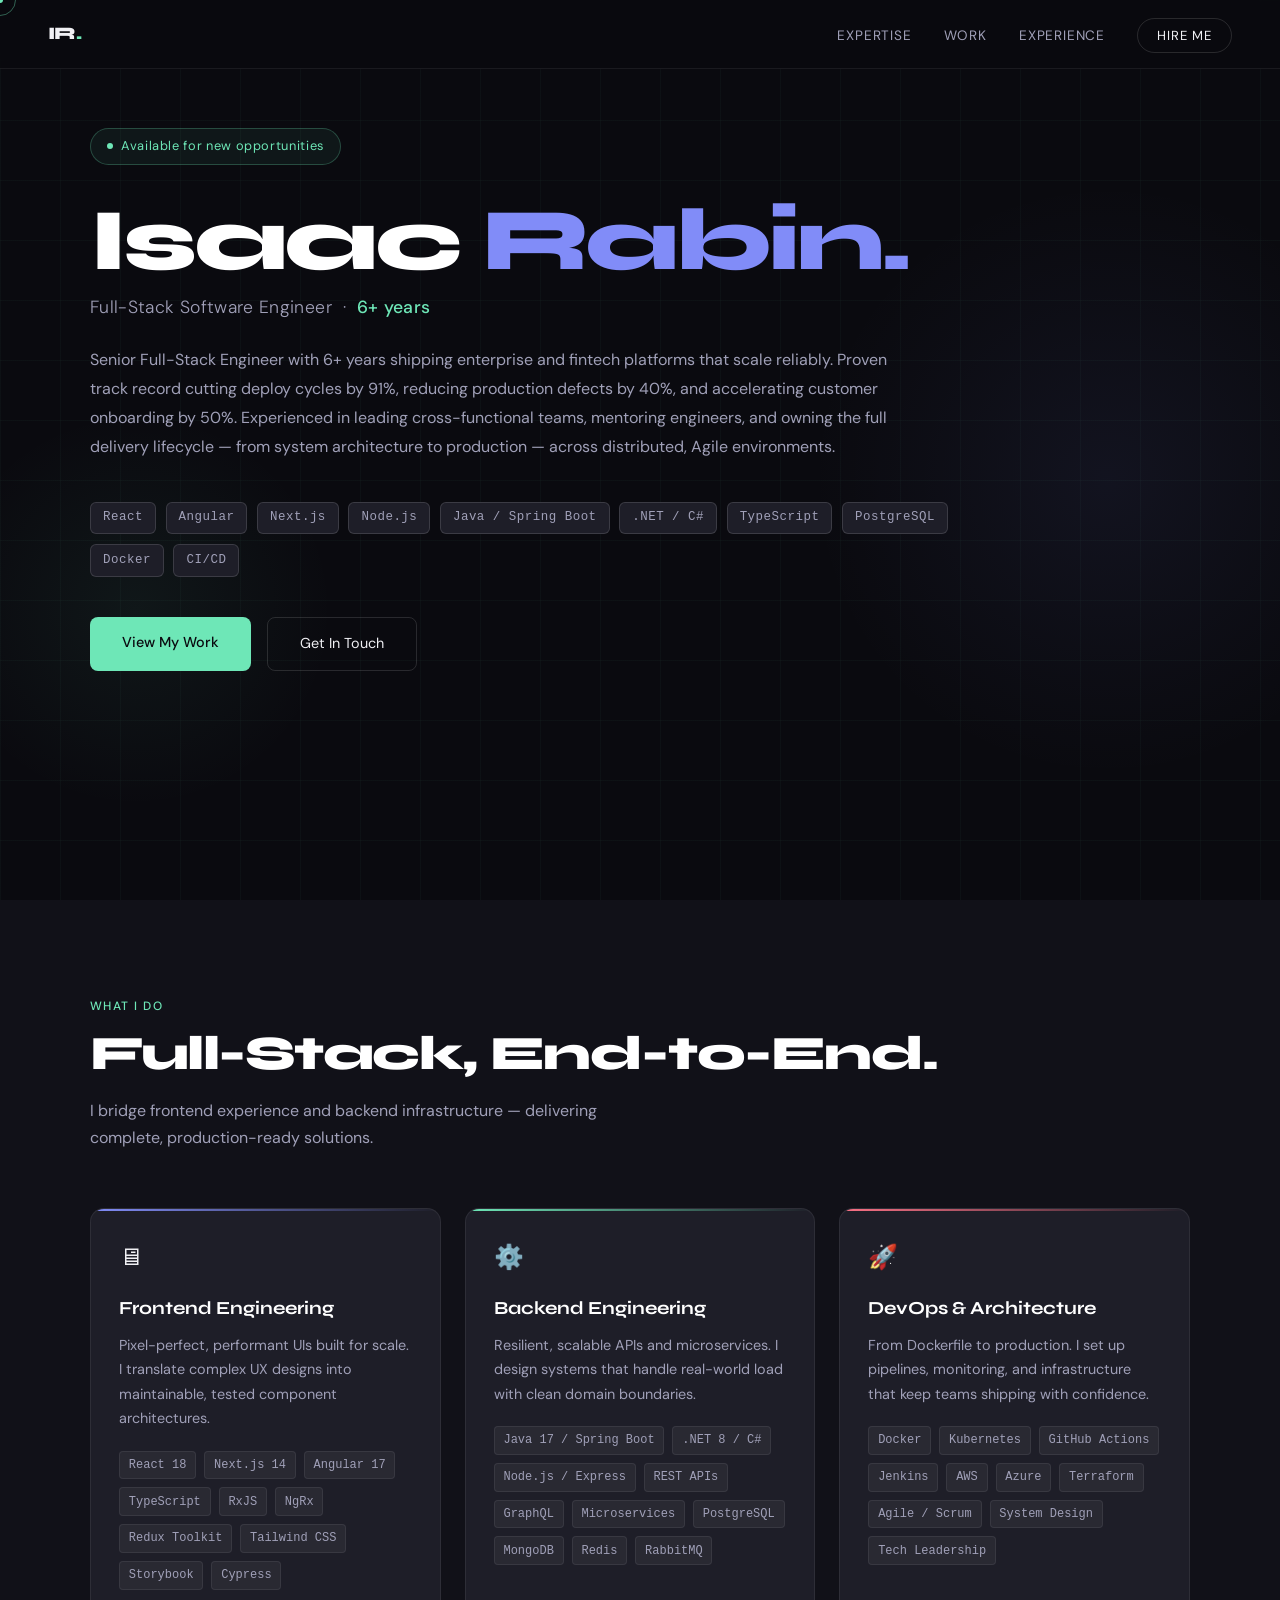
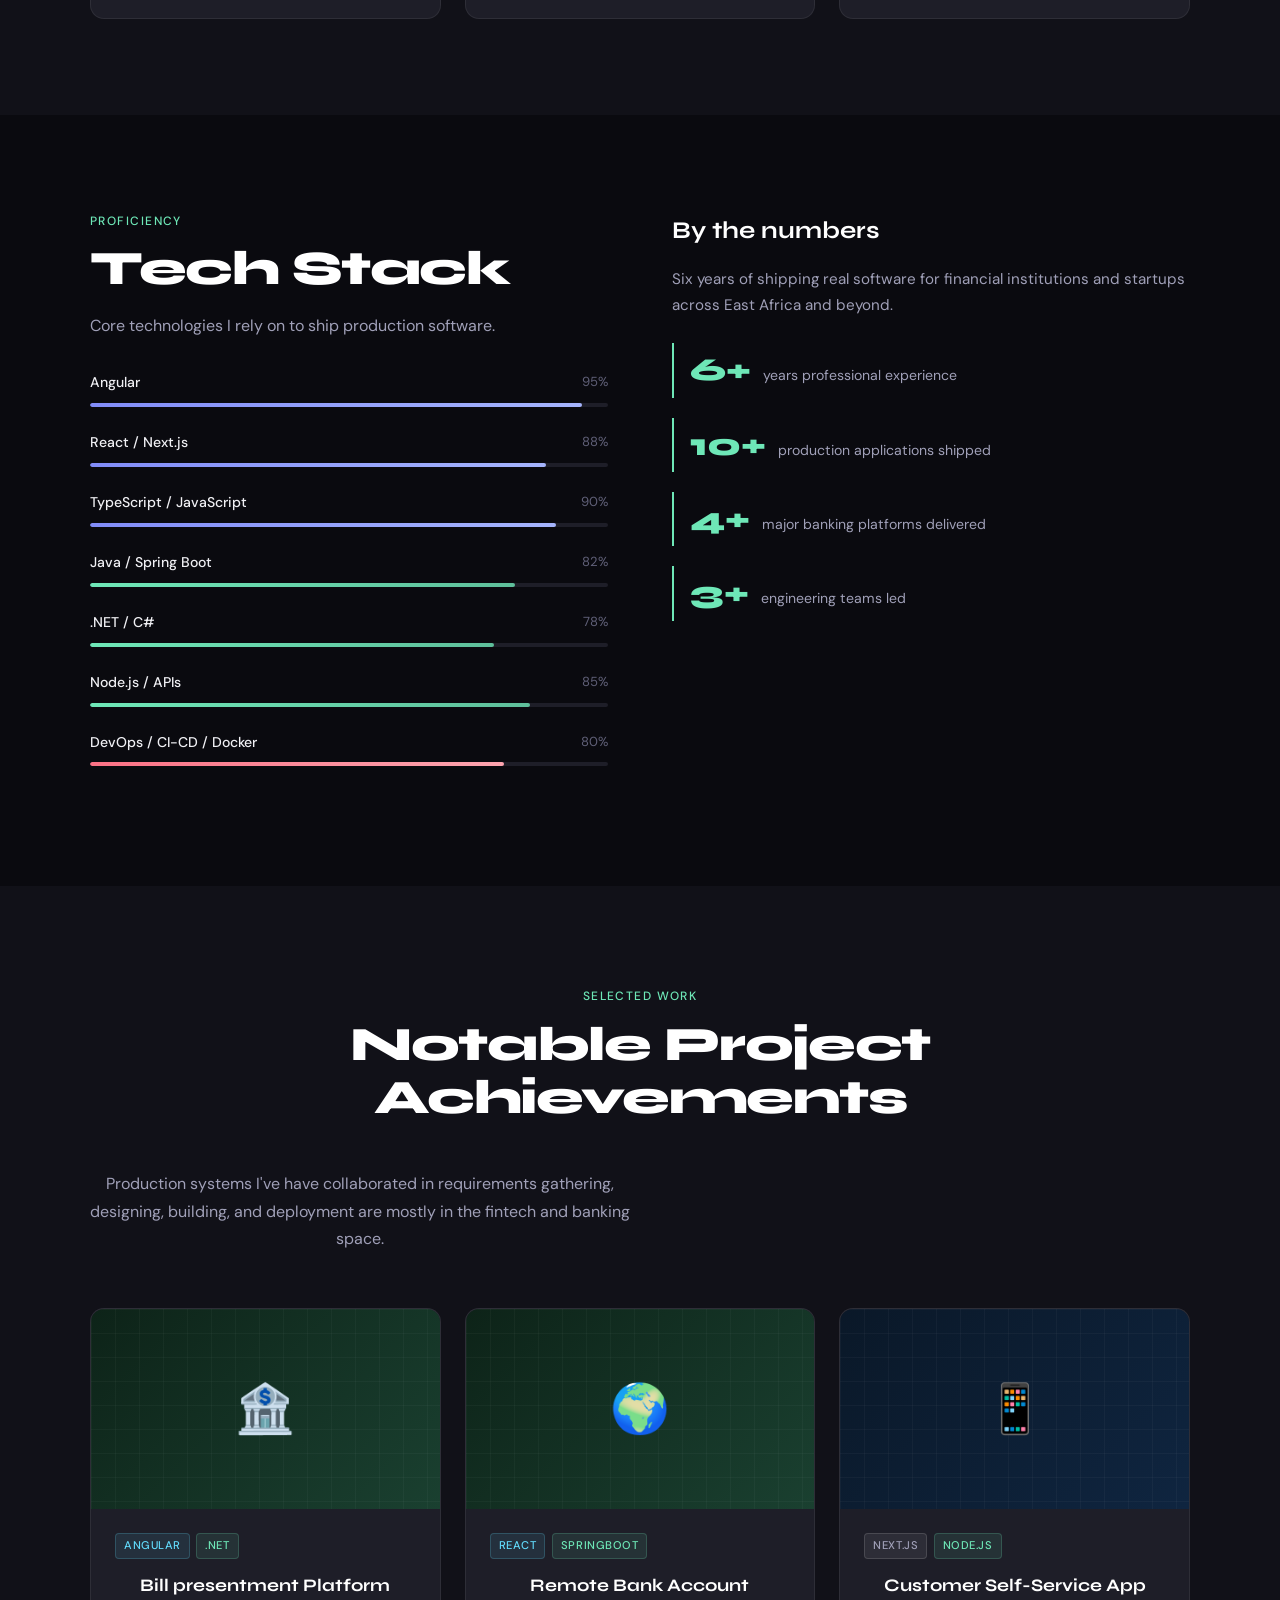
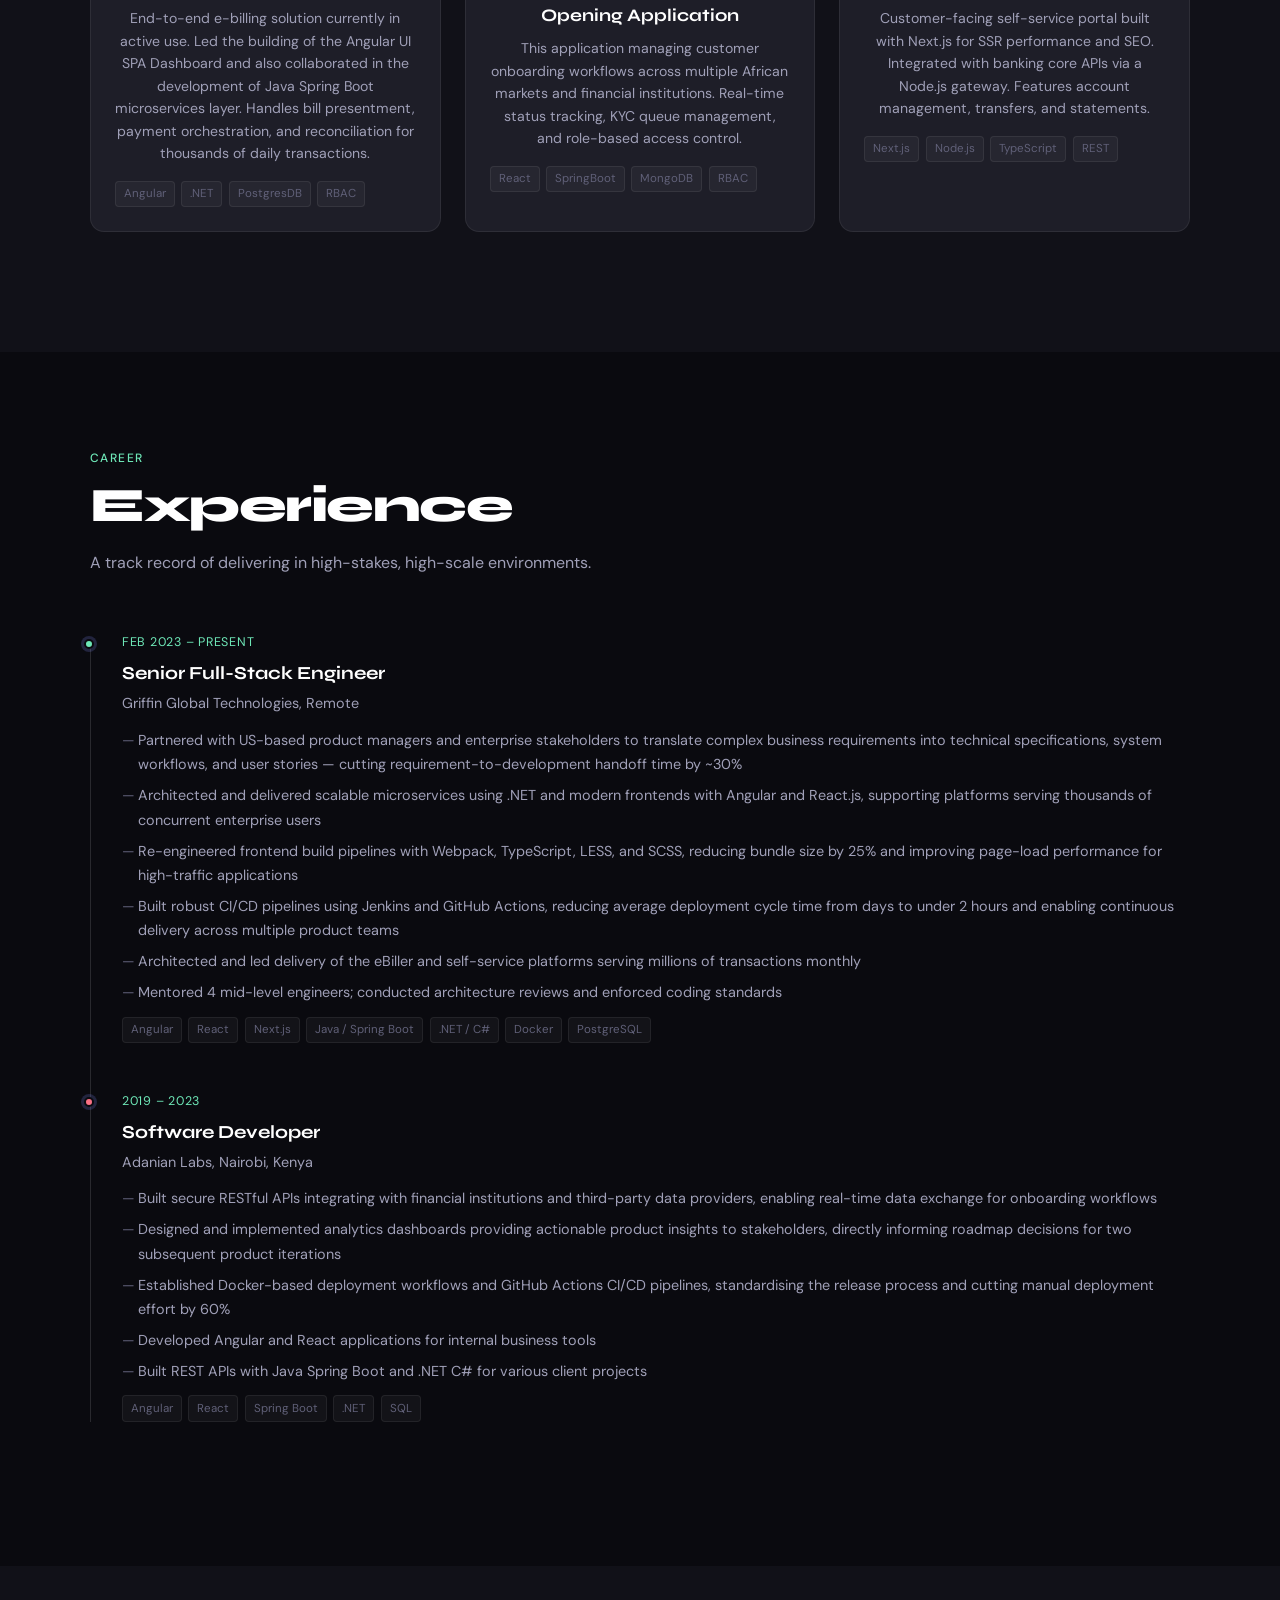
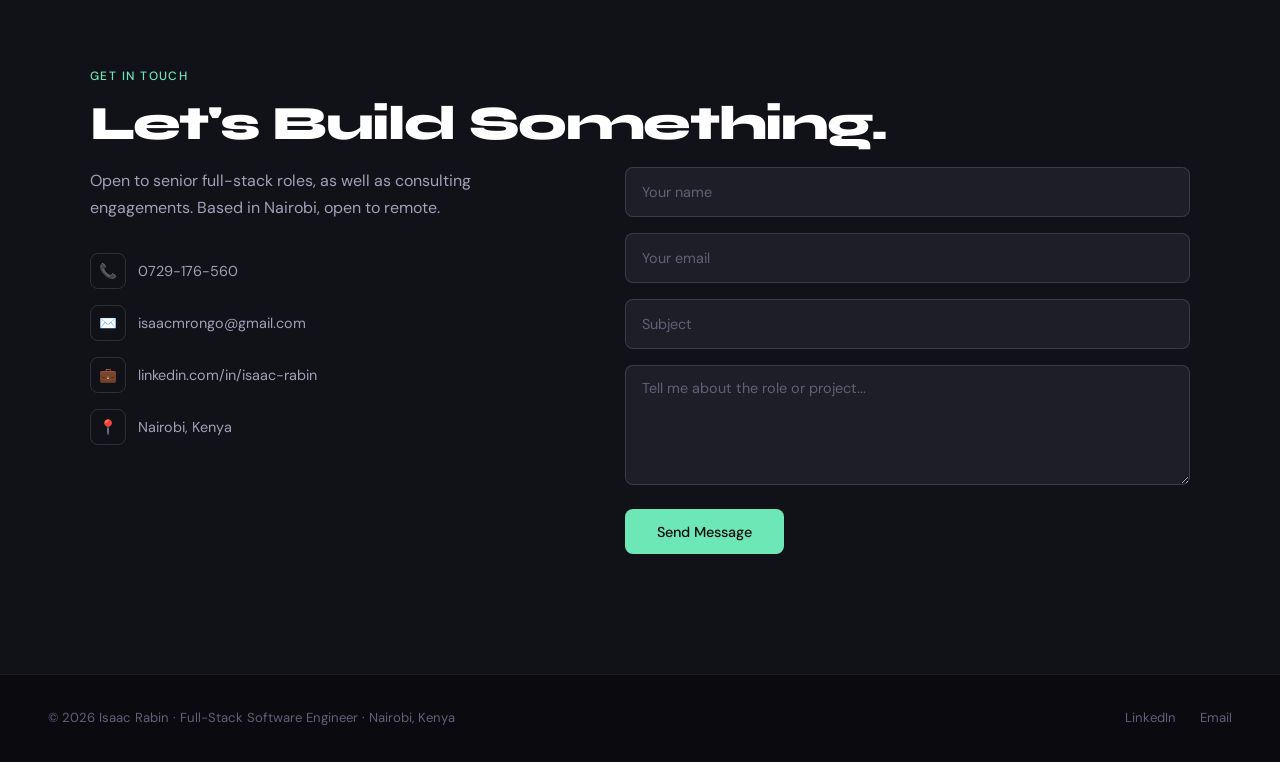
<file: index.html>
<!DOCTYPE html>
<html lang="en">
<head>
  <meta charset="utf-8">
  <title>Isaac Rabin | Full-Stack Engineer</title>
  <meta name="viewport" content="width=device-width, initial-scale=1">
  <meta name="description" content="Isaac Rabin — Full-Stack Software Engineer specializing in React, Angular, NextJs, Node.js, Java Spring Boot, and .NET C#">
  <link href="https://fonts.googleapis.com/css2?family=Syne:wght@400;700;800&family=DM+Sans:ital,wght@0,300;0,400;0,500;1,300&display=swap" rel="stylesheet">
  <link rel="stylesheet" href="css/animate.min.css">
  <link rel="stylesheet" href="css/templatemo-style.css">
  <style>
    *, *::before, *::after { box-sizing: border-box; margin: 0; padding: 0; }

    :root {
      --bg: #0a0a0f;
      --bg2: #111118;
      --bg3: #18181f;
      --surface: #1e1e28;
      --border: rgba(255,255,255,0.07);
      --border2: rgba(255,255,255,0.13);
      --accent: #6ee7b7;
      --accent2: #818cf8;
      --accent3: #fb7185;
      --text: #f0f0f4;
      --text2: #a0a0b8;
      --text3: #606078;
      --font-head: 'Syne', sans-serif;
      --font-body: 'DM Sans', sans-serif;
    }

    html { scroll-behavior: smooth; }

    body {
      background: var(--bg);
      color: var(--text);
      font-family: var(--font-body);
      font-size: 16px;
      line-height: 1.7;
      overflow-x: hidden;
    }

    /* ── NAV ── */
    nav {
      position: fixed; top: 0; left: 0; right: 0; z-index: 100;
      display: flex; align-items: center; justify-content: space-between;
      padding: 1.2rem 3rem;
      background: rgba(10,10,15,0.85);
      backdrop-filter: blur(12px);
      border-bottom: 1px solid var(--border);
      transition: padding 0.3s, background 0.3s;
    }
    nav.scrolled {
      padding: 0.75rem 3rem;
      background: rgba(10,10,15,0.97);
      border-bottom-color: var(--border2);
    }
    .nav-logo {
      font-family: var(--font-head);
      font-size: 1.1rem;
      font-weight: 800;
      letter-spacing: -0.03em;
      color: var(--text);
      text-decoration: none;
    }
    .nav-logo span { color: var(--accent); }
    nav ul { list-style: none; display: flex; gap: 2rem; }
    nav ul a {
      color: var(--text2);
      text-decoration: none;
      font-size: 0.85rem;
      letter-spacing: 0.06em;
      text-transform: uppercase;
      transition: color 0.2s;
      position: relative;
    }
    nav ul a::after {
      content: '';
      position: absolute; bottom: -4px; left: 0; right: 0;
      height: 1px; background: var(--accent);
      transform: scaleX(0); transform-origin: left;
      transition: transform 0.25s;
    }
    nav ul a:hover { color: var(--accent); }
    nav ul a:hover::after { transform: scaleX(1); }
    .nav-cta {
      background: transparent;
      border: 1px solid var(--border2);
      color: var(--text) !important;
      padding: 0.5rem 1.2rem;
      border-radius: 100px;
      font-size: 0.82rem !important;
      transition: border-color 0.2s, background 0.2s !important;
    }
    .nav-cta::after { display: none !important; }
    .nav-cta:hover { border-color: var(--accent) !important; background: rgba(110,231,183,0.08) !important; color: var(--accent) !important; }

    /* ── HERO ── */
    #hero {
      min-height: 100vh;
      padding: 8rem 3rem 4rem;
      position: relative;
      overflow: hidden;
    }
    .hero-grid-bg {
      position: absolute; inset: 0; pointer-events: none;
      background-image:
        linear-gradient(rgba(110,231,183,0.03) 1px, transparent 1px),
        linear-gradient(90deg, rgba(110,231,183,0.03) 1px, transparent 1px);
      background-size: 60px 60px;
    }
    .hero-glow {
      position: absolute; top: 20%; right: -10%;
      width: 600px; height: 600px; border-radius: 50%;
      background: radial-gradient(circle, rgba(129,140,248,0.07) 0%, transparent 70%);
      pointer-events: none;
      animation: floatGlow 8s ease-in-out infinite;
    }
    .hero-glow2 {
      position: absolute; bottom: 10%; left: -5%;
      width: 400px; height: 400px; border-radius: 50%;
      background: radial-gradient(circle, rgba(110,231,183,0.06) 0%, transparent 70%);
      pointer-events: none;
      animation: floatGlow 10s ease-in-out infinite reverse;
    }
    @keyframes floatGlow {
      0%, 100% { transform: translateY(0px) scale(1); }
      50% { transform: translateY(-30px) scale(1.05); }
    }
    .hero-inner { max-width: 900px; position: relative; z-index: 1; }
    .hero-badge {
      display: inline-flex; align-items: center; gap: 0.5rem;
      border: 1px solid rgba(110,231,183,0.25);
      background: rgba(110,231,183,0.06);
      border-radius: 100px;
      padding: 0.4rem 1rem;
      font-size: 0.8rem;
      color: var(--accent);
      letter-spacing: 0.05em;
      margin-bottom: 2rem;
    }
    .hero-badge::before {
      content: '';
      width: 6px; height: 6px; border-radius: 50%;
      background: var(--accent);
      animation: blink 2s infinite;
    }
    @keyframes blink { 0%,100%{opacity:1} 50%{opacity:0.3} }
    .hero-name {
      font-family: var(--font-head);
      font-size: clamp(3rem, 7vw, 5.5rem);
      font-weight: 800;
      line-height: 1.0;
      letter-spacing: -0.04em;
      margin-bottom: 0.5rem;
    }
    .hero-name .line2 { color: var(--accent2); }
    .hero-title {
      font-size: 1.1rem;
      color: var(--text2);
      font-weight: 300;
      margin-bottom: 1.5rem;
      letter-spacing: 0.02em;
    }
    .hero-title strong { color: var(--accent); font-weight: 500; }
    .hero-desc {
      max-width: 800px;
      color: var(--text2);
      font-size: 1rem;
      margin-bottom: 2.5rem;
      line-height: 1.8;
    }
    .hero-stack {
      display: flex; flex-wrap: wrap; gap: 0.6rem;
      margin-bottom: 2.5rem;
    }
    .stack-chip {
      border: 1px solid var(--border2);
      background: var(--surface);
      border-radius: 6px;
      padding: 0.3rem 0.75rem;
      font-size: 0.78rem;
      color: var(--text2);
      letter-spacing: 0.04em;
      font-family: 'DM Mono', monospace;
      transition: border-color 0.2s, color 0.2s, transform 0.2s;
      cursor: default;
    }
    .stack-chip:hover { border-color: var(--accent); color: var(--accent); transform: translateY(-2px); }
    .hero-actions { display: flex; gap: 1rem; flex-wrap: wrap; }
    .btn-primary {
      background: var(--accent);
      color: #0a0a0f;
      border: none;
      padding: 0.85rem 2rem;
      border-radius: 8px;
      font-family: var(--font-body);
      font-size: 0.9rem;
      font-weight: 500;
      cursor: pointer;
      text-decoration: none;
      transition: opacity 0.2s, transform 0.15s, box-shadow 0.2s;
      display: inline-block;
    }
    .btn-primary:hover { opacity: 0.9; transform: translateY(-2px); box-shadow: 0 8px 25px rgba(110,231,183,0.3); }
    .btn-outline {
      background: transparent;
      color: var(--text);
      border: 1px solid var(--border2);
      padding: 0.85rem 2rem;
      border-radius: 8px;
      font-family: var(--font-body);
      font-size: 0.9rem;
      cursor: pointer;
      text-decoration: none;
      transition: border-color 0.2s, transform 0.15s;
      display: inline-block;
    }
    .btn-outline:hover { border-color: var(--accent); color: var(--accent); transform: translateY(-2px); }

    /* ── SECTION COMMON ── */
    section { padding: 6rem 3rem; }
    .section-tag {
      font-size: 0.75rem;
      letter-spacing: 0.12em;
      text-transform: uppercase;
      color: var(--accent);
      margin-bottom: 0.75rem;
      font-weight: 500;
    }
    .section-title {
      font-family: var(--font-head);
      font-size: clamp(2rem, 4vw, 3rem);
      font-weight: 800;
      letter-spacing: -0.03em;
      line-height: 1.1;
      margin-bottom: 1rem;
    }
    .section-sub {
      color: var(--text2);
      max-width: 540px;
      margin-bottom: 3.5rem;
      font-size: 1rem;
    }
    .container { max-width: 1100px; margin: 0 auto; }

    /* ── EXPERTISE ── */
    #expertise { background: var(--bg2); }
    .expertise-grid {
      display: grid;
      grid-template-columns: repeat(auto-fit, minmax(300px, 1fr));
      gap: 1.5rem;
    }
    .expertise-card {
      background: var(--surface);
      border: 1px solid var(--border);
      border-radius: 14px;
      padding: 1.75rem;
      position: relative;
      overflow: hidden;
      transition: border-color 0.25s, transform 0.25s, box-shadow 0.25s;
    }
    .expertise-card:hover {
      border-color: var(--border2);
      transform: translateY(-6px);
      box-shadow: 0 20px 40px rgba(0,0,0,0.4);
    }
    .expertise-card::before {
      content: '';
      position: absolute; top: 0; left: 0; right: 0; height: 2px;
    }
    .expertise-card.fe::before { background: linear-gradient(90deg, var(--accent2), transparent); }
    .expertise-card.be::before { background: linear-gradient(90deg, var(--accent), transparent); }
    .expertise-card.devops::before { background: linear-gradient(90deg, var(--accent3), transparent); }
    .card-icon {
      font-size: 1.5rem;
      margin-bottom: 1rem;
      display: block;
      transition: transform 0.3s;
    }
    .expertise-card:hover .card-icon { transform: scale(1.2) rotate(-5deg); }
    .card-title {
      font-family: var(--font-head);
      font-size: 1.15rem;
      font-weight: 700;
      margin-bottom: 0.5rem;
    }
    .card-desc { color: var(--text2); font-size: 0.9rem; margin-bottom: 1.25rem; }
    .tech-list { display: flex; flex-wrap: wrap; gap: 0.5rem; }
    .tech-tag {
      background: rgba(255,255,255,0.05);
      border: 1px solid var(--border);
      border-radius: 4px;
      padding: 0.2rem 0.55rem;
      font-size: 0.75rem;
      color: var(--text2);
      font-family: 'DM Mono', monospace;
      transition: border-color 0.2s, color 0.2s;
    }
    .tech-tag:hover { border-color: var(--accent); color: var(--accent); }

    /* ── SKILLS BARS ── */
    #skills { background: var(--bg); }
    .skills-layout {
      display: grid;
      grid-template-columns: 1fr 1fr;
      gap: 4rem;
      align-items: start;
    }
    .skill-item { margin-bottom: 1.5rem; }
    .skill-header { display: flex; justify-content: space-between; margin-bottom: 0.5rem; }
    .skill-name { font-size: 0.88rem; color: var(--text); font-weight: 500; }
    .skill-pct { font-size: 0.82rem; color: var(--text3); }
    .skill-bar {
      height: 4px;
      background: var(--surface);
      border-radius: 2px;
      overflow: hidden;
    }
    .skill-fill {
      height: 100%;
      border-radius: 2px;
      width: 0;
      transition: width 1.4s cubic-bezier(0.4,0,0.2,1);
    }
    .fill-fe { background: linear-gradient(90deg, var(--accent2), #a5b4fc); }
    .fill-be { background: linear-gradient(90deg, var(--accent), #6ee7b7cc); }
    .fill-other { background: linear-gradient(90deg, var(--accent3), #fda4af); }
    .skills-aside h3 {
      font-family: var(--font-head);
      font-size: 1.5rem;
      font-weight: 700;
      margin-bottom: 1rem;
    }
    .skills-aside p { color: var(--text2); margin-bottom: 1.5rem; font-size: 0.95rem; }
    .exp-stat {
      display: flex; align-items: baseline; gap: 0.75rem;
      border-left: 2px solid var(--accent);
      padding-left: 1rem;
      margin-bottom: 1.25rem;
      transition: border-color 0.2s, padding-left 0.2s;
    }
    .exp-stat:hover { border-color: var(--accent2); padding-left: 1.4rem; }
    .exp-stat .num {
      font-family: var(--font-head);
      font-size: 2rem;
      font-weight: 800;
      color: var(--accent);
    }
    .exp-stat .label { color: var(--text2); font-size: 0.88rem; }

    /* ── PORTFOLIO ── */
    #portfolio { background: var(--bg2); }
    .portfolio-grid {
      display: grid;
      grid-template-columns: repeat(auto-fit, minmax(320px, 1fr));
      gap: 1.5rem;
    }
    .project-card {
      background: var(--surface);
      border: 1px solid var(--border);
      border-radius: 14px;
      overflow: hidden;
      transition: border-color 0.25s, transform 0.25s, box-shadow 0.25s;
    }
    .project-card:hover {
      border-color: var(--border2);
      transform: translateY(-6px);
      box-shadow: 0 20px 40px rgba(0,0,0,0.5);
    }
    .project-card.featured {
      grid-column: 1 / -1;
      display: grid;
      grid-template-columns: 1fr 1fr;
    }
    .project-visual {
      height: 200px;
      display: flex; align-items: center; justify-content: center;
      font-size: 3rem;
      position: relative;
      overflow: hidden;
    }
    .project-card.featured .project-visual { height: auto; min-height: 220px; }
    .pv-stanbic { background: linear-gradient(135deg, #0a1628 0%, #112244 100%); }
    .pv-eco { background: linear-gradient(135deg, #0d2318 0%, #1a4030 100%); }
    .pv-twaa { background: linear-gradient(135deg, #1a0a28 0%, #2d1050 100%); }
    .pv-cob { background: linear-gradient(135deg, #1a1228 0%, #2a1a40 100%); }
    .pv-self { background: linear-gradient(135deg, #0a1828 0%, #0f2540 100%); }
    .pv-pwa { background: linear-gradient(135deg, #0d2318 0%, #103520 100%); }
    .pv-emoji {
      position: relative; z-index: 1;
      transition: transform 0.4s cubic-bezier(0.34,1.56,0.64,1);
    }
    .project-card:hover .pv-emoji { transform: scale(1.3) rotate(8deg); }
    .pv-pattern {
      position: absolute; inset: 0;
      background-image: linear-gradient(rgba(255,255,255,0.03) 1px, transparent 1px),
                        linear-gradient(90deg, rgba(255,255,255,0.03) 1px, transparent 1px);
      background-size: 24px 24px;
    }
    .project-body { padding: 1.5rem; }
    .project-tags { display: flex; flex-wrap: wrap; gap: 0.4rem; margin-bottom: 0.75rem; }
    .p-tag {
      font-size: 0.7rem;
      padding: 0.15rem 0.5rem;
      border-radius: 4px;
      letter-spacing: 0.05em;
      text-transform: uppercase;
      font-weight: 500;
    }
    .p-tag.angular { background: rgba(221,0,49,0.12); color: #ff6b82; border: 1px solid rgba(221,0,49,0.2); }
    .p-tag.react { background: rgba(97,218,251,0.1); color: #61dafb; border: 1px solid rgba(97,218,251,0.2); }
    .p-tag.nextjs { background: rgba(255,255,255,0.07); color: var(--text2); border: 1px solid var(--border2); }
    .p-tag.java { background: rgba(248,152,32,0.1); color: #f89820; border: 1px solid rgba(248,152,32,0.2); }
    .p-tag.dotnet { background: rgba(129,140,248,0.1); color: var(--accent2); border: 1px solid rgba(129,140,248,0.2); }
    .p-tag.node { background: rgba(110,231,183,0.1); color: var(--accent); border: 1px solid rgba(110,231,183,0.2); }
    .project-name {
      font-family: var(--font-head);
      font-size: 1.1rem;
      font-weight: 700;
      margin-bottom: 0.4rem;
    }
    .project-desc { color: var(--text2); font-size: 0.88rem; line-height: 1.6; margin-bottom: 1rem; }
    .project-meta {
      display: flex; align-items: center; gap: 1rem;
      font-size: 0.78rem; color: var(--text3);
    }
    .project-meta span { display: flex; align-items: center; gap: 0.3rem; }

    /* ── EXPERIENCE ── */
    #experience { background: var(--bg); }
    .timeline { position: relative; padding-left: 2rem; }
    .timeline::before {
      content: ''; position: absolute; left: 0; top: 0.5rem; bottom: 0;
      width: 1px; background: var(--border2);
    }
    .tl-item { position: relative; margin-bottom: 3rem; }
    .tl-dot {
      position: absolute; left: -2.35rem; top: 0.4rem;
      width: 10px; height: 10px; border-radius: 50%;
      background: var(--accent2);
      border: 2px solid var(--bg);
      box-shadow: 0 0 0 3px rgba(129,140,248,0.2);
      transition: box-shadow 0.3s, transform 0.3s;
    }
    .tl-item:hover .tl-dot {
      box-shadow: 0 0 0 6px rgba(129,140,248,0.2);
      transform: scale(1.3);
    }
    .tl-period { font-size: 0.78rem; color: var(--accent); letter-spacing: 0.06em; margin-bottom: 0.3rem; text-transform: uppercase; }
    .tl-role { font-family: var(--font-head); font-size: 1.15rem; font-weight: 700; margin-bottom: 0.1rem; }
    .tl-company { color: var(--text2); font-size: 0.9rem; margin-bottom: 0.75rem; }
    .tl-points { list-style: none; }
    .tl-points li {
      color: var(--text2);
      font-size: 0.9rem;
      padding-left: 1rem;
      position: relative;
      margin-bottom: 0.4rem;
      transition: color 0.2s, padding-left 0.2s;
    }
    .tl-points li::before { content: '—'; position: absolute; left: 0; color: var(--text3); }
    .tl-points li:hover { color: var(--text); padding-left: 1.3rem; }
    .tl-stack { display: flex; flex-wrap: wrap; gap: 0.4rem; margin-top: 0.75rem; }
    .tl-chip {
      background: rgba(255,255,255,0.04);
      border: 1px solid var(--border);
      border-radius: 4px;
      padding: 0.15rem 0.5rem;
      font-size: 0.72rem;
      color: var(--text3);
      transition: border-color 0.2s, color 0.2s;
    }
    .tl-chip:hover { border-color: var(--accent2); color: var(--accent2); }

    /* ── CONTACT ── */
    #contact { background: var(--bg2); }
    .contact-layout {
      display: grid;
      grid-template-columns: 1fr 1.2fr;
      gap: 4rem;
      align-items: start;
    }
    .contact-info h3 {
      font-family: var(--font-head);
      font-size: 1.5rem; font-weight: 700;
      margin-bottom: 0.75rem;
    }
    .contact-info p { color: var(--text2); margin-bottom: 2rem; }
    .contact-links { display: flex; flex-direction: column; gap: 1rem; }
    .c-link {
      display: flex; align-items: center; gap: 0.75rem;
      color: var(--text2);
      text-decoration: none;
      font-size: 0.9rem;
      transition: color 0.2s, transform 0.2s;
    }
    .c-link:hover { color: var(--accent); transform: translateX(4px); }
    .c-link-icon {
      width: 36px; height: 36px;
      border: 1px solid var(--border2);
      border-radius: 8px;
      display: flex; align-items: center; justify-content: center;
      font-size: 0.9rem;
      flex-shrink: 0;
      transition: border-color 0.2s, background 0.2s;
    }
    .c-link:hover .c-link-icon { border-color: var(--accent); background: rgba(110,231,183,0.08); }
    .contact-form { display: flex; flex-direction: column; gap: 1rem; }
    .form-group input,
    .form-group textarea {
      width: 100%;
      background: var(--surface);
      border: 1px solid var(--border2);
      border-radius: 8px;
      padding: 0.85rem 1rem;
      color: var(--text);
      font-family: var(--font-body);
      font-size: 0.9rem;
      outline: none;
      transition: border-color 0.2s, box-shadow 0.2s;
    }
    .form-group input:focus,
    .form-group textarea:focus { border-color: var(--accent2); box-shadow: 0 0 0 3px rgba(129,140,248,0.1); }
    .form-group textarea { resize: vertical; min-height: 120px; }
    ::placeholder { color: var(--text3); }

    /* ── FOOTER ── */
    footer {
      background: var(--bg);
      border-top: 1px solid var(--border);
      padding: 2rem 3rem;
      display: flex;
      align-items: center;
      justify-content: space-between;
      flex-wrap: wrap;
      gap: 1rem;
    }
    footer p { color: var(--text3); font-size: 0.82rem; }
    .footer-links { display: flex; gap: 1.5rem; }
    .footer-links a { color: var(--text3); font-size: 0.82rem; text-decoration: none; transition: color 0.2s; }
    .footer-links a:hover { color: var(--accent); }

    /* ── CURSOR TRAIL ── */
    .cursor-dot {
      width: 6px; height: 6px;
      background: var(--accent);
      border-radius: 50%;
      position: fixed;
      pointer-events: none;
      z-index: 9999;
      transform: translate(-50%, -50%);
      transition: opacity 0.3s;
    }
    .cursor-ring {
      width: 32px; height: 32px;
      border: 1px solid rgba(110,231,183,0.4);
      border-radius: 50%;
      position: fixed;
      pointer-events: none;
      z-index: 9998;
      transform: translate(-50%, -50%);
      transition: width 0.2s, height 0.2s, border-color 0.2s;
    }
    body:has(a:hover) .cursor-ring,
    body:has(button:hover) .cursor-ring {
      width: 48px; height: 48px;
      border-color: rgba(110,231,183,0.6);
    }

    /* ── SCROLL TO TOP ── */
    #scrollTop {
      position: fixed; bottom: 2rem; right: 2rem; z-index: 200;
      width: 44px; height: 44px;
      background: var(--surface);
      border: 1px solid var(--border2);
      border-radius: 50%;
      display: flex; align-items: center; justify-content: center;
      cursor: pointer;
      opacity: 0; pointer-events: none;
      transition: opacity 0.3s, transform 0.3s, border-color 0.2s;
      color: var(--text2);
      font-size: 1rem;
      text-decoration: none;
    }
    #scrollTop.visible { opacity: 1; pointer-events: all; }
    #scrollTop:hover { border-color: var(--accent); color: var(--accent); transform: translateY(-3px); }

    /* ── SECTION REVEAL UTILITY ── */
    .reveal { opacity: 0; transform: translateY(20px); transition: opacity 0.7s ease, transform 0.7s ease; }
    .reveal.visible { opacity: 1; transform: translateY(0); }

    @media (max-width: 768px) {
      nav { padding: 1rem 1.5rem; }
      nav ul { display: none; }
      #hero, section { padding-left: 1.5rem; padding-right: 1.5rem; }
      .skills-layout, .contact-layout { grid-template-columns: 1fr; gap: 2rem; }
      .project-card.featured { grid-template-columns: 1fr; }
      footer { flex-direction: column; text-align: center; padding: 1.5rem; }
      .cursor-dot, .cursor-ring { display: none; }
    }
  </style>
</head>
<body>

<!-- Custom cursor -->
<div class="cursor-dot" id="cursorDot"></div>
<div class="cursor-ring" id="cursorRing"></div>

<!-- Scroll to top -->
<a href="#hero" id="scrollTop">↑</a>

<!-- NAV -->
<nav id="mainNav">
  <a class="nav-logo" href="#hero">IR<span>.</span></a>
  <ul>
    <li><a href="#expertise">Expertise</a></li>
    <li><a href="#portfolio">Work</a></li>
    <li><a href="#experience">Experience</a></li>
    <li><a href="#contact" class="nav-cta">Hire Me</a></li>
  </ul>
</nav>

<!-- HERO -->
<section id="hero">
  <div class="container">
    <div class="hero-grid-bg"></div>
    <div class="hero-glow"></div>
    <div class="hero-glow2"></div>
    <div class="hero-inner">
      <div class="hero-badge wow fadeInDown" data-wow-duration="0.6s">Available for new opportunities</div>
      <h1 class="hero-name wow fadeInLeft" data-wow-duration="0.8s" data-wow-delay="0.1s">
        Isaac <span class="line2">Rabin.</span>
      </h1>
      <p class="hero-title wow fadeInLeft" data-wow-duration="0.8s" data-wow-delay="0.25s">
        Full-Stack Software Engineer &nbsp;·&nbsp; <strong>6+ years</strong>
      </p>
      <p class="hero-desc wow fadeInLeft" data-wow-duration="0.8s" data-wow-delay="0.35s">
        Senior Full-Stack Engineer with 6+ years shipping enterprise and fintech platforms that scale reliably. Proven track record cutting deploy cycles by 91%, reducing production defects by 40%, and accelerating customer onboarding by 50%. Experienced in leading cross-functional teams, mentoring engineers, and owning the full delivery lifecycle — from system architecture to production — across distributed, Agile environments.
      </p>
      <div class="hero-stack wow fadeInUp" data-wow-duration="0.8s" data-wow-delay="0.45s">
        <span class="stack-chip">React</span>
        <span class="stack-chip">Angular</span>
        <span class="stack-chip">Next.js</span>
        <span class="stack-chip">Node.js</span>
        <span class="stack-chip">Java / Spring Boot</span>
        <span class="stack-chip">.NET / C#</span>
        <span class="stack-chip">TypeScript</span>
        <span class="stack-chip">PostgreSQL</span>
        <span class="stack-chip">Docker</span>
        <span class="stack-chip">CI/CD</span>
      </div>
      <div class="hero-actions wow fadeInUp" data-wow-duration="0.8s" data-wow-delay="0.55s">
        <a href="#portfolio" class="btn-primary">View My Work</a>
        <a href="#contact" class="btn-outline">Get In Touch</a>
      </div>
    </div>
  </div>
</section>

<!-- EXPERTISE -->
<section id="expertise">
  <div class="container">
    <p class="section-tag wow fadeInUp" data-wow-duration="0.5s">What I Do</p>
    <h2 class="section-title wow fadeInUp" data-wow-duration="0.6s" data-wow-delay="0.1s">Full-Stack, End-to-End.</h2>
    <p class="section-sub wow fadeInUp" data-wow-duration="0.6s" data-wow-delay="0.2s">I bridge frontend experience and backend infrastructure — delivering complete, production-ready solutions.</p>
    <div class="expertise-grid">
      <div class="expertise-card fe wow fadeInLeft" data-wow-duration="0.7s" data-wow-delay="0.1s">
        <span class="card-icon">🖥</span>
        <h3 class="card-title">Frontend Engineering</h3>
        <p class="card-desc">Pixel-perfect, performant UIs built for scale. I translate complex UX designs into maintainable, tested component architectures.</p>
        <div class="tech-list">
          <span class="tech-tag">React 18</span>
          <span class="tech-tag">Next.js 14</span>
          <span class="tech-tag">Angular 17</span>
          <span class="tech-tag">TypeScript</span>
          <span class="tech-tag">RxJS</span>
          <span class="tech-tag">NgRx</span>
          <span class="tech-tag">Redux Toolkit</span>
          <span class="tech-tag">Tailwind CSS</span>
          <span class="tech-tag">Storybook</span>
          <span class="tech-tag">Cypress</span>
        </div>
      </div>
      <div class="expertise-card be wow fadeInUp" data-wow-duration="0.7s" data-wow-delay="0.2s">
        <span class="card-icon">⚙️</span>
        <h3 class="card-title">Backend Engineering</h3>
        <p class="card-desc">Resilient, scalable APIs and microservices. I design systems that handle real-world load with clean domain boundaries.</p>
        <div class="tech-list">
          <span class="tech-tag">Java 17 / Spring Boot</span>
          <span class="tech-tag">.NET 8 / C#</span>
          <span class="tech-tag">Node.js / Express</span>
          <span class="tech-tag">REST APIs</span>
          <span class="tech-tag">GraphQL</span>
          <span class="tech-tag">Microservices</span>
          <span class="tech-tag">PostgreSQL</span>
          <span class="tech-tag">MongoDB</span>
          <span class="tech-tag">Redis</span>
          <span class="tech-tag">RabbitMQ</span>
        </div>
      </div>
      <div class="expertise-card devops wow fadeInRight" data-wow-duration="0.7s" data-wow-delay="0.3s">
        <span class="card-icon">🚀</span>
        <h3 class="card-title">DevOps & Architecture</h3>
        <p class="card-desc">From Dockerfile to production. I set up pipelines, monitoring, and infrastructure that keep teams shipping with confidence.</p>
        <div class="tech-list">
          <span class="tech-tag">Docker</span>
          <span class="tech-tag">Kubernetes</span>
          <span class="tech-tag">GitHub Actions</span>
          <span class="tech-tag">Jenkins</span>
          <span class="tech-tag">AWS</span>
          <span class="tech-tag">Azure</span>
          <span class="tech-tag">Terraform</span>
          <span class="tech-tag">Agile / Scrum</span>
          <span class="tech-tag">System Design</span>
          <span class="tech-tag">Tech Leadership</span>
        </div>
      </div>
    </div>
  </div>
</section>

<!-- SKILLS -->
<section id="skills">
  <div class="container">
    <div class="skills-layout">
      <div>
        <p class="section-tag wow fadeInUp" data-wow-duration="0.5s">Proficiency</p>
        <h2 class="section-title wow fadeInUp" data-wow-duration="0.6s" data-wow-delay="0.1s">Tech Stack</h2>
        <p class="section-sub wow fadeInUp" data-wow-duration="0.6s" data-wow-delay="0.15s" style="margin-bottom: 2rem;">Core technologies I rely on to ship production software.</p>

        <div class="skill-item wow fadeInLeft" data-wow-duration="0.6s" data-wow-delay="0.1s">
          <div class="skill-header"><span class="skill-name">Angular</span><span class="skill-pct">95%</span></div>
          <div class="skill-bar"><div class="skill-fill fill-fe" data-width="95"></div></div>
        </div>
        <div class="skill-item wow fadeInLeft" data-wow-duration="0.6s" data-wow-delay="0.18s">
          <div class="skill-header"><span class="skill-name">React / Next.js</span><span class="skill-pct">88%</span></div>
          <div class="skill-bar"><div class="skill-fill fill-fe" data-width="88"></div></div>
        </div>
        <div class="skill-item wow fadeInLeft" data-wow-duration="0.6s" data-wow-delay="0.26s">
          <div class="skill-header"><span class="skill-name">TypeScript / JavaScript</span><span class="skill-pct">90%</span></div>
          <div class="skill-bar"><div class="skill-fill fill-fe" data-width="90"></div></div>
        </div>
        <div class="skill-item wow fadeInLeft" data-wow-duration="0.6s" data-wow-delay="0.34s">
          <div class="skill-header"><span class="skill-name">Java / Spring Boot</span><span class="skill-pct">82%</span></div>
          <div class="skill-bar"><div class="skill-fill fill-be" data-width="82"></div></div>
        </div>
        <div class="skill-item wow fadeInLeft" data-wow-duration="0.6s" data-wow-delay="0.42s">
          <div class="skill-header"><span class="skill-name">.NET / C#</span><span class="skill-pct">78%</span></div>
          <div class="skill-bar"><div class="skill-fill fill-be" data-width="78"></div></div>
        </div>
        <div class="skill-item wow fadeInLeft" data-wow-duration="0.6s" data-wow-delay="0.5s">
          <div class="skill-header"><span class="skill-name">Node.js / APIs</span><span class="skill-pct">85%</span></div>
          <div class="skill-bar"><div class="skill-fill fill-be" data-width="85"></div></div>
        </div>
        <div class="skill-item wow fadeInLeft" data-wow-duration="0.6s" data-wow-delay="0.58s">
          <div class="skill-header"><span class="skill-name">DevOps / CI-CD / Docker</span><span class="skill-pct">80%</span></div>
          <div class="skill-bar"><div class="skill-fill fill-other" data-width="80"></div></div>
        </div>
      </div>

      <div class="skills-aside">
        <h3 class="wow fadeInRight" data-wow-duration="0.6s">By the numbers</h3>
        <p class="wow fadeInRight" data-wow-duration="0.6s" data-wow-delay="0.1s">Six years of shipping real software for financial institutions and startups across East Africa and beyond.</p>
        <div class="exp-stat wow fadeInRight" data-wow-duration="0.6s" data-wow-delay="0.15s"><span class="num" data-count="6">0</span><span class="label">years professional experience</span></div>
        <div class="exp-stat wow fadeInRight" data-wow-duration="0.6s" data-wow-delay="0.25s"><span class="num" data-count="10">0</span><span class="label">production applications shipped</span></div>
        <div class="exp-stat wow fadeInRight" data-wow-duration="0.6s" data-wow-delay="0.35s"><span class="num" data-count="4">0</span><span class="label">major banking platforms delivered</span></div>
        <div class="exp-stat wow fadeInRight" data-wow-duration="0.6s" data-wow-delay="0.45s"><span class="num" data-count="3">0</span><span class="label">engineering teams led</span></div>
      </div>
    </div>
  </div>
</section>

<!-- PORTFOLIO -->
<section id="portfolio">
  <div class="container">
    <p class="section-tag wow fadeInUp" data-wow-duration="0.5s">Selected Work</p>
    <h2 class="section-title wow fadeInUp" data-wow-duration="0.6s" data-wow-delay="0.1s">Notable Project Achievements</h2>
    <p class="section-sub wow fadeInUp" data-wow-duration="0.6s" data-wow-delay="0.2s">Production systems I've have collaborated in requirements gathering, designing, building, and deployment are mostly in the fintech and banking space.</p>

    <div class="portfolio-grid">
      
      <div class="project-card wow fadeInLeft" data-wow-duration="0.7s" data-wow-delay="0.1s">
        <div class="project-visual pv-eco">
          <div class="pv-pattern"></div>
          <span class="pv-emoji">🏦</span>
        </div>
        <div class="project-body">
          <div class="project-tags">
            <span class="p-tag react">Angular</span>
            <span class="p-tag node">.NET</span>
          </div>
          <h3 class="project-name">Bill presentment Platform</h3>
          <p class="project-desc">End-to-end e-billing solution currently in active use. Led the building of the Angular UI SPA Dashboard and also collaborated in the development of Java Spring Boot microservices layer. Handles bill presentment, payment orchestration, and reconciliation for thousands of daily transactions.</p>
          <div class="tl-stack">
            <span class="tl-chip">Angular</span>
            <span class="tl-chip">.NET</span>
            <span class="tl-chip">PostgresDB</span>
            <span class="tl-chip">RBAC</span>
          </div>
        </div>
      </div>

      <div class="project-card wow fadeInLeft" data-wow-duration="0.7s" data-wow-delay="0.1s">
        <div class="project-visual pv-eco">
          <div class="pv-pattern"></div>
          <span class="pv-emoji">🌍</span>
        </div>
        <div class="project-body">
          <div class="project-tags">
            <span class="p-tag react">React</span>
            <span class="p-tag node">SpringBoot</span>
          </div>
          <h3 class="project-name">Remote Bank Account Opening Application</h3>
          <p class="project-desc">This application managing customer onboarding workflows across multiple African markets and financial institutions. Real-time status tracking, KYC queue management, and role-based access control.</p>
          <div class="tl-stack">
            <span class="tl-chip">React</span>
            <span class="tl-chip">SpringBoot</span>
            <span class="tl-chip">MongoDB</span>
            <span class="tl-chip">RBAC</span>
          </div>
        </div>
      </div>

      <div class="project-card wow fadeInLeft" data-wow-duration="0.7s" data-wow-delay="0.2s">
        <div class="project-visual pv-self">
          <div class="pv-pattern"></div>
          <span class="pv-emoji">📱</span>
        </div>
        <div class="project-body">
          <div class="project-tags">
            <span class="p-tag nextjs">Next.js</span>
            <span class="p-tag node">Node.js</span>
          </div>
          <h3 class="project-name">Customer Self-Service App</h3>
          <p class="project-desc">Customer-facing self-service portal built with Next.js for SSR performance and SEO. Integrated with banking core APIs via a Node.js gateway. Features account management, transfers, and statements.</p>
          <div class="tl-stack">
            <span class="tl-chip">Next.js</span>
            <span class="tl-chip">Node.js</span>
            <span class="tl-chip">TypeScript</span>
            <span class="tl-chip">REST</span>
          </div>
        </div>
      </div>

    </div>
  </div>
</section>

<!-- EXPERIENCE -->
<section id="experience">
  <div class="container">
    <p class="section-tag wow fadeInUp" data-wow-duration="0.5s">Career</p>
    <h2 class="section-title wow fadeInUp" data-wow-duration="0.6s" data-wow-delay="0.1s">Experience</h2>
    <p class="section-sub wow fadeInUp" data-wow-duration="0.6s" data-wow-delay="0.2s">A track record of delivering in high-stakes, high-scale environments.</p>

    <div class="timeline">
      <div class="tl-item wow fadeInUp" data-wow-duration="0.7s" data-wow-delay="0.1s">
        <div class="tl-dot" style="background:var(--accent)"></div>
        <p class="tl-period">Feb 2023 – Present</p>
        <h3 class="tl-role">Senior Full-Stack Engineer</h3>
        <p class="tl-company">Griffin Global Technologies, Remote</p>
        <ul class="tl-points">
          <li>Partnered with US-based product managers and enterprise stakeholders to translate complex business requirements into technical specifications, system workflows, and user stories — cutting requirement-to-development handoff time by ~30%</li>
          <li>Architected and delivered scalable microservices using .NET and modern frontends with Angular and React.js, supporting platforms serving thousands of concurrent enterprise users</li>
          <li>Re-engineered frontend build pipelines with Webpack, TypeScript, LESS, and SCSS, reducing bundle size by 25% and improving page-load performance for high-traffic applications</li>
          <li>Built robust CI/CD pipelines using Jenkins and GitHub Actions, reducing average deployment cycle time from days to under 2 hours and enabling continuous delivery across multiple product teams</li>
          <li>Architected and led delivery of the eBiller and self-service platforms serving millions of transactions monthly</li>
          <li>Mentored 4 mid-level engineers; conducted architecture reviews and enforced coding standards</li>
        </ul>
        <div class="tl-stack">
          <span class="tl-chip">Angular</span><span class="tl-chip">React</span><span class="tl-chip">Next.js</span><span class="tl-chip">Java / Spring Boot</span><span class="tl-chip">.NET / C#</span><span class="tl-chip">Docker</span><span class="tl-chip">PostgreSQL</span>
        </div>
      </div>

      <div class="tl-item wow fadeInUp" data-wow-duration="0.7s" data-wow-delay="0.2s">
        <div class="tl-dot" style="background:var(--accent3)"></div>
        <p class="tl-period">2019 – 2023</p>
        <h3 class="tl-role">Software Developer</h3>
        <p class="tl-company">Adanian Labs, Nairobi, Kenya</p>
        <ul class="tl-points">
          <li>Built secure RESTful APIs integrating with financial institutions and third-party data providers, enabling real-time data exchange for onboarding workflows</li>
          <li>Designed and implemented analytics dashboards providing actionable product insights to stakeholders, directly informing roadmap decisions for two subsequent product iterations</li>
          <li>Established Docker-based deployment workflows and GitHub Actions CI/CD pipelines, standardising the release process and cutting manual deployment effort by 60%</li>
          <li>Developed Angular and React applications for internal business tools</li>
          <li>Built REST APIs with Java Spring Boot and .NET C# for various client projects</li>
        </ul>
        <div class="tl-stack">
          <span class="tl-chip">Angular</span><span class="tl-chip">React</span><span class="tl-chip">Spring Boot</span><span class="tl-chip">.NET</span><span class="tl-chip">SQL</span>
        </div>
      </div>
    </div>
  </div>
</section>

<!-- CONTACT -->
<section id="contact">
  <div class="container">
    <p class="section-tag wow fadeInUp" data-wow-duration="0.5s">Get In Touch</p>
    <h2 class="section-title wow fadeInUp" data-wow-duration="0.6s" data-wow-delay="0.1s">Let's Build Something.</h2>
    <div class="contact-layout">
      <div class="contact-info wow fadeInLeft" data-wow-duration="0.7s" data-wow-delay="0.2s">
        <p>Open to senior full-stack roles, as well as consulting engagements. Based in Nairobi, open to remote.</p>
        <div class="contact-links">
          <a href="tel:0729176560" class="c-link">
            <span class="c-link-icon">📞</span>
            <span>0729-176-560</span>
          </a>
          <a href="mailto:isaacmrongo@gmail.com" class="c-link">
            <span class="c-link-icon">✉️</span>
            <span>isaacmrongo@gmail.com</span>
          </a>
          <a href="https://www.linkedin.com/in/isaac-rabin-588131400/" target="_blank" rel="noopener" class="c-link">
            <span class="c-link-icon">💼</span>
            <span>linkedin.com/in/isaac-rabin</span>
          </a>
          <a class="c-link">
            <span class="c-link-icon">📍</span>
            <span>Nairobi, Kenya</span>
          </a>
        </div>
      </div>
      <div class="wow fadeInRight" data-wow-duration="0.7s" data-wow-delay="0.2s">
        <form class="contact-form" action="mailto:isaacmrongo@gmail.com" method="post">
          <div class="form-group">
            <input type="text" placeholder="Your name" name="name" required>
          </div>
          <div class="form-group">
            <input type="email" placeholder="Your email" name="email" required>
          </div>
          <div class="form-group">
            <input type="text" placeholder="Subject" name="subject">
          </div>
          <div class="form-group">
            <textarea placeholder="Tell me about the role or project..." name="message" required></textarea>
          </div>
          <button type="submit" class="btn-primary" style="align-self:flex-start">Send Message</button>
        </form>
      </div>
    </div>
  </div>
</section>

<!-- FOOTER -->
<footer>
  <p>© 2026 Isaac Rabin · Full-Stack Software Engineer · Nairobi, Kenya</p>
  <div class="footer-links">
    <a href="https://www.linkedin.com/in/isaac-rabin-588131400/" target="_blank">LinkedIn</a>
    <a href="mailto:isaacmrongo@gmail.com">Email</a>
  </div>
</footer>

<script src="js/jquery.js"></script>
<script src="js/wow.min.js"></script>
<script src="js/smoothscroll.js"></script>
<script src="js/jquery.simple-text-rotator.js"></script>
<script>
  // ── WOW.js init ──
  new WOW({
    boxClass: 'wow',
    animateClass: 'animated',
    offset: 60,
    mobile: false,
    live: true
  }).init();

  // ── Nav shrink on scroll ──
  const nav = document.getElementById('mainNav');
  const scrollTopBtn = document.getElementById('scrollTop');
  window.addEventListener('scroll', () => {
    if (window.scrollY > 60) {
      nav.classList.add('scrolled');
      scrollTopBtn.classList.add('visible');
    } else {
      nav.classList.remove('scrolled');
      scrollTopBtn.classList.remove('visible');
    }
  });

  // ── Active nav link highlight on scroll ──
  const sections = document.querySelectorAll('section[id]');
  const navLinks = document.querySelectorAll('nav ul a');
  window.addEventListener('scroll', () => {
    let current = '';
    sections.forEach(s => {
      if (window.scrollY >= s.offsetTop - 120) current = s.id;
    });
    navLinks.forEach(a => {
      a.style.color = a.getAttribute('href') === '#' + current ? 'var(--accent)' : '';
    });
  });

  // ── Animated skill bars (triggered when section enters viewport) ──
  const skillObserver = new IntersectionObserver((entries) => {
    entries.forEach(entry => {
      if (entry.isIntersecting) {
        entry.target.querySelectorAll('.skill-fill[data-width]').forEach(bar => {
          setTimeout(() => { bar.style.width = bar.dataset.width + '%'; }, 200);
        });
        skillObserver.unobserve(entry.target);
      }
    });
  }, { threshold: 0.3 });
  const skillsSection = document.getElementById('skills');
  if (skillsSection) skillObserver.observe(skillsSection);

  // ── Animated counters ──
  const countObserver = new IntersectionObserver((entries) => {
    entries.forEach(entry => {
      if (entry.isIntersecting) {
        entry.target.querySelectorAll('.num[data-count]').forEach(el => {
          const target = parseInt(el.dataset.count);
          const suffix = el.dataset.count > 9 ? '+' : '+';
          let current = 0;
          const step = Math.ceil(target / 30);
          const timer = setInterval(() => {
            current = Math.min(current + step, target);
            el.textContent = current + suffix;
            if (current >= target) clearInterval(timer);
          }, 50);
        });
        countObserver.unobserve(entry.target);
      }
    });
  }, { threshold: 0.4 });
  if (skillsSection) countObserver.observe(skillsSection);

  // ── Custom cursor ──
  const dot = document.getElementById('cursorDot');
  const ring = document.getElementById('cursorRing');
  let ringX = 0, ringY = 0, dotX = 0, dotY = 0;
  document.addEventListener('mousemove', e => {
    dotX = e.clientX; dotY = e.clientY;
    dot.style.left = dotX + 'px';
    dot.style.top = dotY + 'px';
  });
  function animateRing() {
    ringX += (dotX - ringX) * 0.12;
    ringY += (dotY - ringY) * 0.12;
    ring.style.left = ringX + 'px';
    ring.style.top = ringY + 'px';
    requestAnimationFrame(animateRing);
  }
  animateRing();

  // ── Staggered stack chip animation on hero load ──
  document.querySelectorAll('.stack-chip').forEach((chip, i) => {
    chip.style.opacity = '0';
    chip.style.transform = 'translateY(10px)';
    setTimeout(() => {
      chip.style.transition = 'opacity 0.4s ease, transform 0.4s ease, border-color 0.2s, color 0.2s';
      chip.style.opacity = '1';
      chip.style.transform = 'translateY(0)';
    }, 700 + i * 60);
  });
</script>
</body>
</html>
</file>
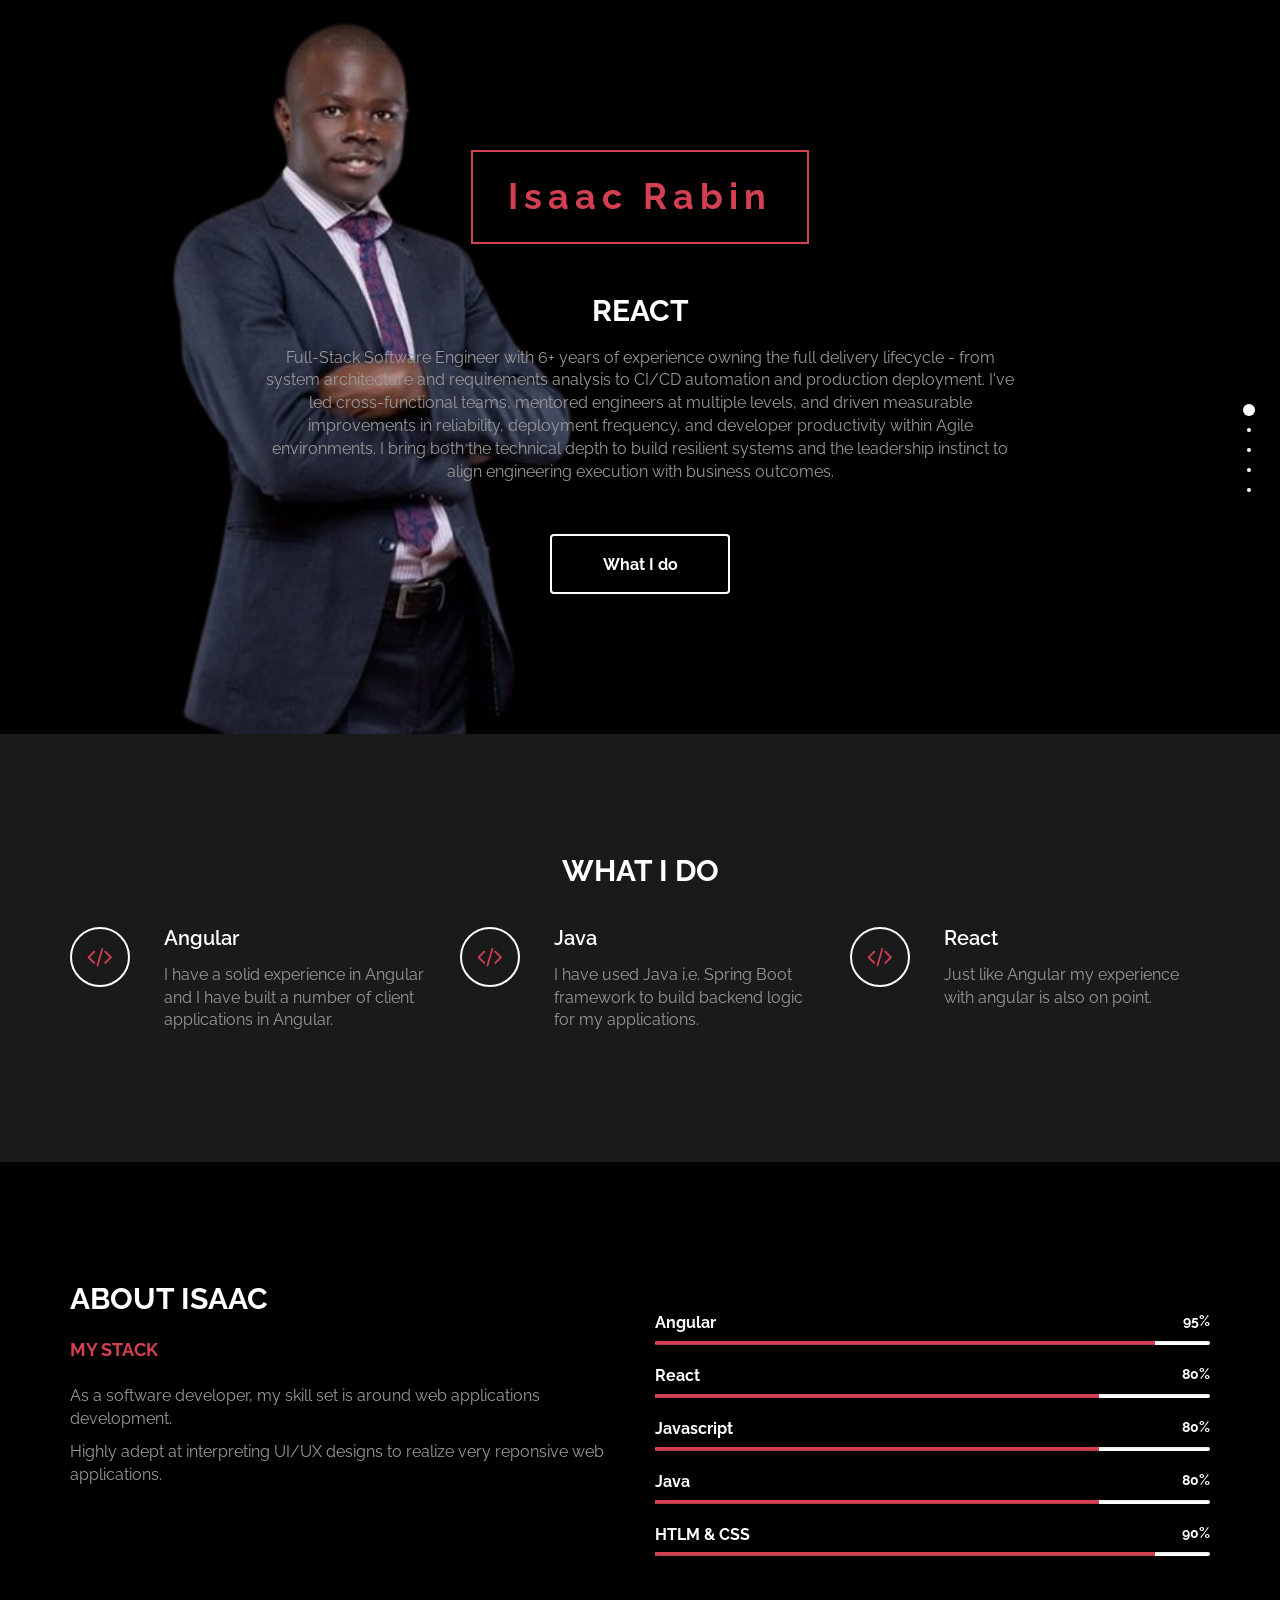
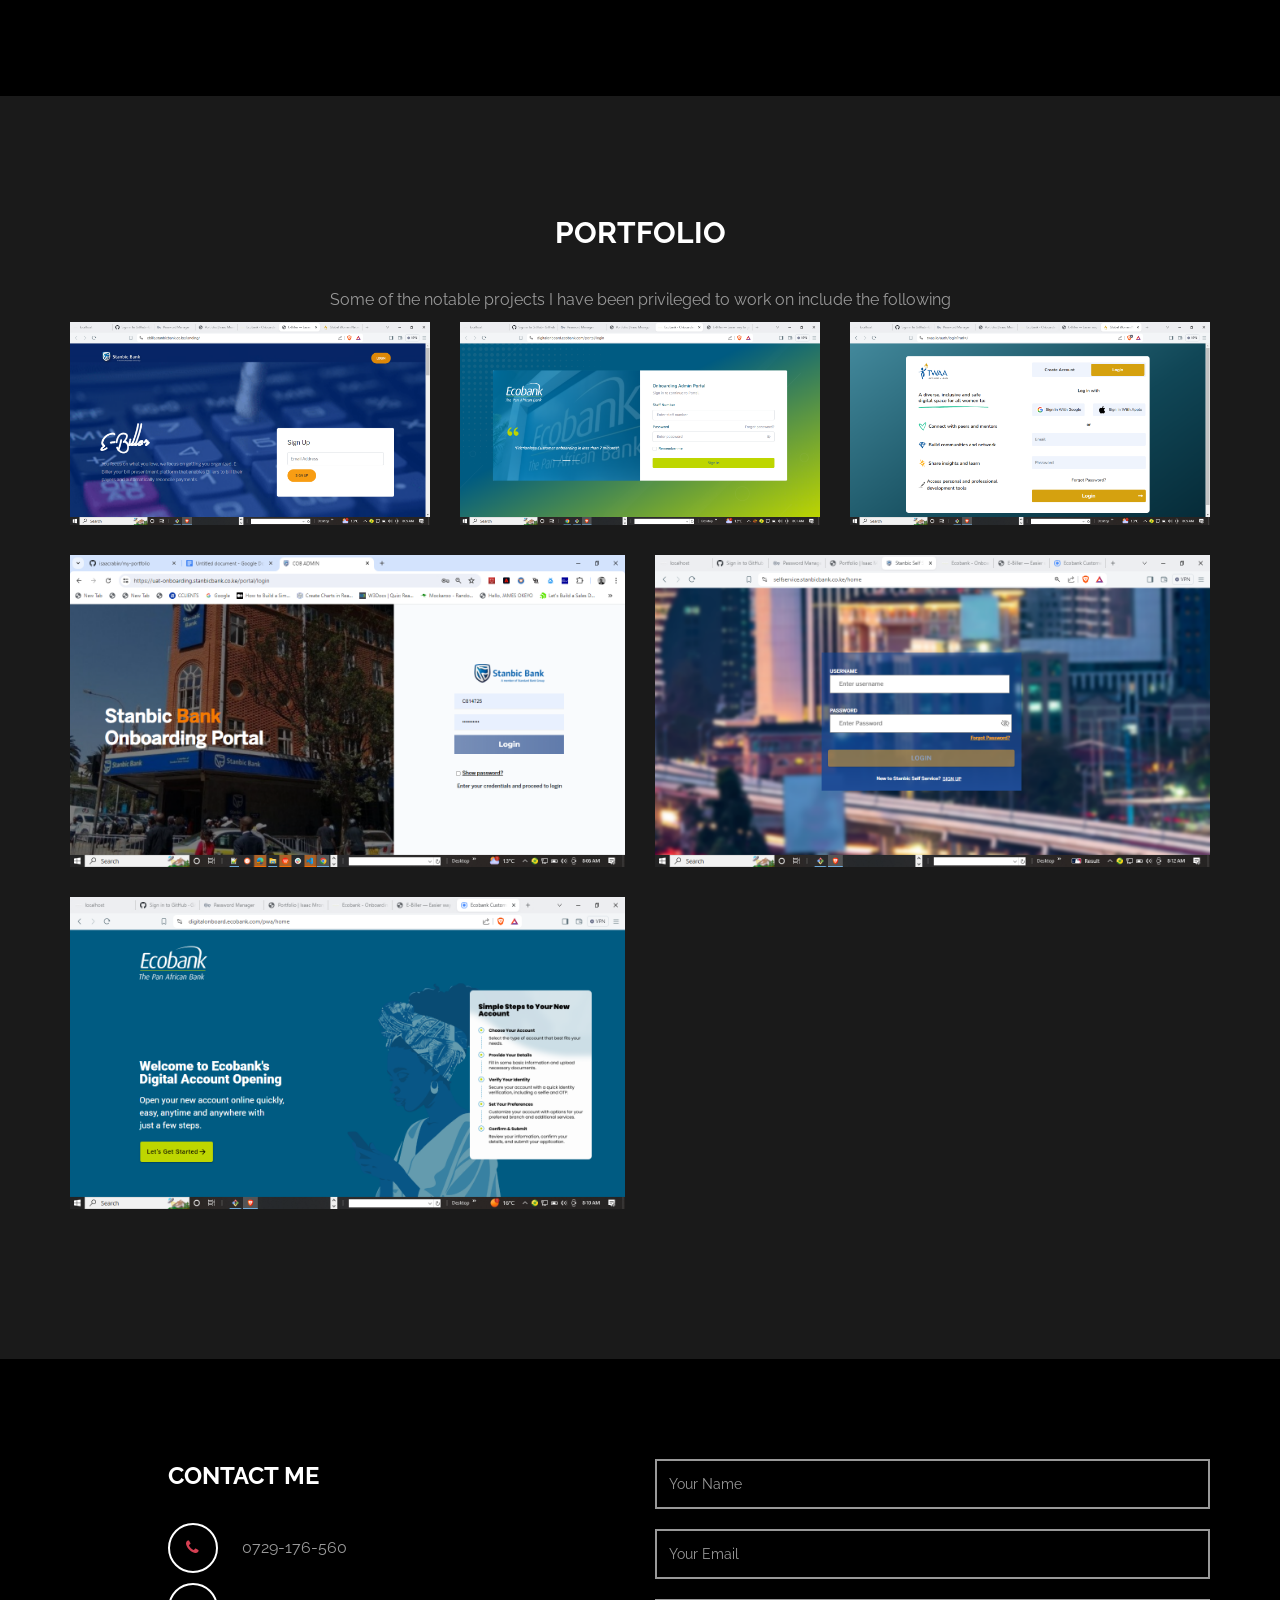
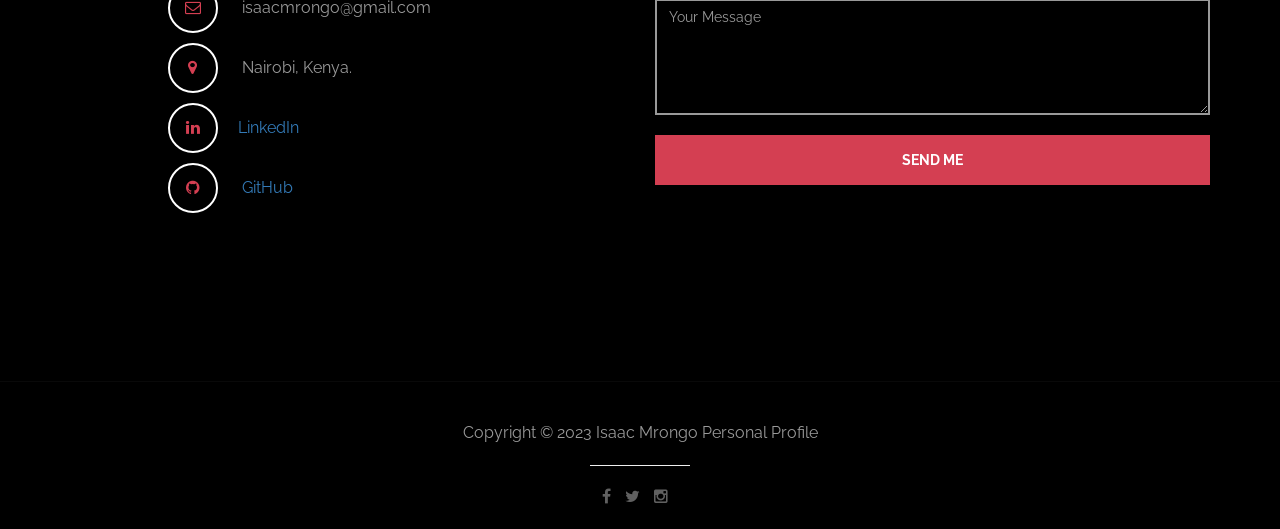
<file: indexback.html>
<!DOCTYPE html>
<html lang="en">

<head>
	<meta charset="utf-8">

	<title>Portfolio | Isaac Mrongo</title>
	<meta name="keywords" content="">
	<meta name="description" content="">
	<meta name="author" content="templatemo">
	<!-- 
        Lavish HTML CSS Template
        https://templatemo.com/tm-458-lavish
        -->

	<meta http-equiv="X-UA-Compatible" content="IE=Edge">
	<meta http-equiv="Content-Type" content="text/html; charset=UTF-8" />
	<meta name="viewport" content="width=device-width, initial-scale=1">

	<!-- animate -->
	<link rel="stylesheet" href="css/animate.min.css">
	<!-- bootstrap -->
	<link rel="stylesheet" href="css/bootstrap.min.css">
	<!-- font-awesome -->
	<link rel="stylesheet" href="css/font-awesome.min.css">
	<!-- google font -->
	<link href='http://fonts.googleapis.com/css?family=Raleway:400,300,700,800' rel='stylesheet' type='text/css'>
	<!-- fullpage -->
	<link rel="stylesheet" href="css/jquery.fullPage.css">
	<!-- custom -->
	<link rel="stylesheet" href="css/templatemo-style.css">

</head>

<body>

	<div id="fullpage">

		<!-- start home -->
		<div id="home" class="section">
			<div class="container">
				<div class="row">
					<div class="col-md-2"></div>
					<div class="col-md-8 wow fadeIn" data-wow-delay="0.9s">
						<!-- <h3>Simple and Elegant</h3> -->
						<h1>Isaac Rabin</h1>
						<h2 class="rotate">REACT, ANGULAR, .NET, NextJs, JAVA</h2>
						<p>
							Full-Stack Software Engineer with 6+ years of experience owning the full delivery lifecycle
							- from system architecture and requirements analysis to CI/CD automation and production
							deployment. I've led cross-functional teams, mentored engineers at multiple levels, and
							driven measurable improvements in reliability, deployment frequency, and developer
							productivity within Agile environments. I bring both the technical depth to build resilient
							systems and the leadership instinct to align engineering execution with business outcomes.
						</p>
						<a href="#work" class="btn btn-default smoothScroll wow fadeInUp" data-wow-delay="1s">What I
							do</a>
					</div>
					<div class="col-md-2"></div>
				</div>
			</div>
		</div>
		<!-- end home -->

		<!-- start work -->
		<div id="work" class="section">
			<div class="container">
				<div class="row">
					<div class="col-md-12 wow bounce">
						<h2>WHAT I DO</h2>
					</div>
				</div>

				<div class="row">

					<div class="col-md-4 col-xs-11 wow fadeInUp" data-wow-delay="0.6s">
						<div class="media">
							<div class="media-object media-left">
								<i class="fa fa-code"></i>
							</div>
							<div class="media-body">
								<h3 class="media-heading">Angular</h3>
								<p>I have a solid experience in Angular and I have built a number of client applications
									in Angular.</p>
							</div>
						</div>
					</div>

					<div class="col-md-4 col-xs-11 wow fadeInUp" data-wow-delay="0.6s">
						<div class="media">
							<div class="media-object media-left">
								<i class="fa fa-code"></i>
							</div>
							<div class="media-body">
								<h3 class="media-heading">Java</h3>
								<p>I have used Java i.e. Spring Boot framework to build backend logic for my
									applications.</p>
							</div>
						</div>
					</div>

					<div class="col-md-4 col-xs-11 wow fadeInUp" data-wow-delay="0.6s">
						<div class="media">
							<div class="media-object media-left">
								<i class="fa fa-code"></i>
							</div>
							<div class="media-body">
								<h3 class="media-heading">React</h3>
								<p>Just like Angular my experience with angular is also on point.</p>
							</div>
						</div>
					</div>

				</div>
			</div>
		</div>
		<!-- end work -->

		<!-- start about -->
		<div id="about" class="section">
			<div class="container">
				<div class="row">
					<div class="col-md-6 col-xs-11 wow fadeInLeft" data-wow-delay="0.9s">
						<h2>ABOUT ISAAC</h2>
						<h4>MY STACK</h4>
						<p>As a software developer, my skill set is around web applications development.</p>
						<p>Highly adept
							at interpreting UI/UX designs to realize very reponsive web applications.</p>
					</div>
					<div class="col-md-6 col-xs-11 wow fadeInRight" data-wow-delay="0.9s">
						<span class="text-top">Angular <small>95%</small></span>
						<div class="progress">
							<div class="progress-bar progress-bar-danger" role="progressbar" aria-valuenow="60"
								aria-valuemin="0" aria-valuemax="100" style="width: 90%;"></div>
						</div>
						<span>React <small>80%</small></span>
						<div class="progress">
							<div class="progress-bar progress-bar-danger" role="progressbar" aria-valuenow="80"
								aria-valuemin="0" aria-valuemax="100" style="width: 80%;"></div>
						</div>

						<span>Javascript <small>80%</small></span>
						<div class="progress">
							<div class="progress-bar progress-bar-danger" role="progressbar" aria-valuenow="80"
								aria-valuemin="0" aria-valuemax="100" style="width: 80%;"></div>
						</div>

						<span>Java <small>80%</small></span>
						<div class="progress">
							<div class="progress-bar progress-bar-danger" role="progressbar" aria-valuenow="80"
								aria-valuemin="0" aria-valuemax="100" style="width: 80%;"></div>
						</div>

						<span>HTLM &AMP; CSS <small>90%</small></span>
						<div class="progress">
							<div class="progress-bar progress-bar-danger" role="progressbar" aria-valuenow="60"
								aria-valuemin="0" aria-valuemax="100" style="width: 90%;"></div>
						</div>
					</div>
				</div>
			</div>
		</div>
		<!-- end about -->

		<!-- start portfolio -->
		<div id="portfolio" class="section">
			<div class="container">
				<div class="row">
					<div class="col-md-12">
						<h2 class="wow bounce">PORTFOLIO</h2>
					</div>
					<p>Some of the notable projects I have been privileged to work on include the following</p>
					<div class="col-md-4 col-xs-6 wow fadeIn" data-wow-delay="0.6s">
						<div class="portfolio-thumb">
							<img src="images/biller.png" class="img-responsive" alt="portfolio img">
							<div class="portfolio-overlay">
								<h4>Stanbic Ebiller App</h4>
							</div>
						</div>
					</div>
					<div class="col-md-4 col-xs-6 wow fadeIn" data-wow-delay="0.6s">
						<div class="portfolio-thumb">
							<img src="images/eco-admin.png" class="img-responsive" alt="portfolio img">
							<div class="portfolio-overlay">
								<h4>Ecobank Onboarding Admin</h4>
							</div>
						</div>
					</div>
					<div class="col-md-4 col-xs-6 wow fadeIn" data-wow-delay="0.6s">
						<div class="portfolio-thumb">
							<img src="images/twaa.png" class="img-responsive" alt="portfolio img">
							<div class="portfolio-overlay">
								<h4>Twaa</h4>

							</div>
						</div>
					</div>
					<div class="col-md-6 col-xs-6 wow fadeIn" data-wow-delay="0.6s">
						<div class="portfolio-thumb">
							<img src="images/cob.png" class="img-responsive" alt="portfolio img">
							<div class="portfolio-overlay">
								<h4>Stanbic Onboarding Admin</h4>
							</div>
						</div>
					</div>
					<div class="col-md-6 col-xs-6 wow fadeIn" data-wow-delay="0.6s">
						<div class="portfolio-thumb">
							<img src="images/client.png" class="img-responsive" alt="portfolio img">
							<div class="portfolio-overlay">
								<h4>Stanbic Self Service App</h4>
							</div>
						</div>
					</div>
					<div class="col-md-6 col-xs-6 wow fadeIn" data-wow-delay="0.6s">
						<div class="portfolio-thumb">
							<img src="images/pwa.png" class="img-responsive" alt="portfolio img">
							<div class="portfolio-overlay">
								<h4>Ecobank Customer App</h4>
							</div>
						</div>
					</div>
				</div>
			</div>
		</div>
		<!-- end portfolio -->

		<!-- start contact -->
		<div id="contact" class="section">
			<div class="container">
				<div class="row">
					<div class="col-lg-5 col-lg-offset-1 col-md-6 wow fadeInUp" data-wow-delay="0.6s">
						<address>
							<p class="contact-title">CONTACT ME</p>
							<p><i class="fa fa-phone"></i> 0729-176-560</p>
							<p><i class="fa fa-envelope-o"></i> isaacmrongo@gmail.com</p>
							<p><i class="fa fa-map-marker"></i> Nairobi, Kenya.</p>
							<p><i class="fa fa-linkedin"></i><a
									href="https://www.linkedin.com/in/isaac-rabin-0a6208141/" target="_blank"
									rel="noopener noreferrer">LinkedIn</a></p>
							<p><i class="fa fa-github"></i> <a href="https://github.com/isaacrabin" target="_blank"
									rel="noopener noreferrer">GitHub</a></p>
						</address>
					</div>
					<div class="col-lg-6 col-md-6 col-xs-10 wow fadeInUp" data-wow-delay="0.6s">
						<form role="form" method="post" action="#">
							<input name="name" type="text" class="form-control" id="name" placeholder="Your Name">
							<input name="email" type="email" class="form-control" id="email" placeholder="Your Email">
							<textarea name="message" rows="5" class="form-control" id="message"
								placeholder="Your Message"></textarea>
							<input name="send" type="submit" class="form-control" id="send" value="SEND ME">
						</form>
					</div>
					<div class="col-md-1 col-sm-1"></div>
				</div>
			</div>
		</div>
		<!-- end contact -->

		<!-- start footer -->
		<footer>
			<div class="container">
				<div class="row">
					<div class="col-md-12 wow fadeIn" data-wow-delay="0.9s">
						<p>Copyright &copy; 2023 Isaac Mrongo Personal Profile </p>

						<hr>
						<ul class="social-icon">
							<li><a href="#" class="fa fa-facebook"></a></li>
							<li><a href="#" class="fa fa-twitter"></a></li>
							<li><a href="#" class="fa fa-instagram"></a></li>
						</ul>
					</div>
				</div>
			</div>
		</footer>
		<!-- end footer -->

	</div>

	<!-- jQuery -->
	<script src="js/jquery.js"></script>
	<!-- bootstrap -->
	<script src="js/bootstrap.min.js"></script>
	<!-- fullpage -->
	<script src="js/jquery.fullPage.js"></script>
	<!-- smoothScroll -->
	<script src="js/smoothscroll.js"></script>
	<!-- wow -->
	<script src="js/wow.min.js"></script>
	<!-- text rotater -->
	<script src="js/jquery.simple-text-rotator.js"></script>
	<!-- custom -->
	<script src="js/custom.js"></script>

</body>

</html>
</file>
<file: css/templatemo-style.css>
/*

Lavish HTML CSS Template

https://templatemo.com/tm-458-lavish
		
*/

body
{
	background: #000000;
	color: #999;
	font-family: 'Raleway', sans-serif;
	font-size: 16px;
	font-weight: 400;
}

/* start all section */
#home,
#home .fp-slide,
#home .fp-tableCell,

#work,
#work .fp-slide,
#work .fp-tableCell,

#about,
#about .fp-slide,
#about .fp-tableCell,

#contact,
#contact .fp-slide,
#contact .fp-tableCell,

#portfolio,
#portfolio .fp-slide,
#portfolio .fp-tableCell,

footer,
footer .fp-slide,
footer .fp-tableCell
{
    height: auto !important;
}

/* end all section */

/* start all heading */
h1,h2,h3,h4,h5
    {
        color: #ffffff;
        font-weight: bold;
    }
/* end all heading */

/* start all section */
#work, #about, #portfolio, #contact
    {
        padding-top: 100px;
        padding-bottom: 120px;
    }
/* end all section */

/* start simpletextrotator */
.rotating {
  display: inline-block;
  -webkit-transform-style: preserve-3d;
  -moz-transform-style: preserve-3d;
  -ms-transform-style: preserve-3d;
  -o-transform-style: preserve-3d;
  transform-style: preserve-3d;
  -webkit-transform: rotateX(0) rotateY(0) rotateZ(0);
  -moz-transform: rotateX(0) rotateY(0) rotateZ(0);
  -ms-transform: rotateX(0) rotateY(0) rotateZ(0);
  -o-transform: rotateX(0) rotateY(0) rotateZ(0);
  transform: rotateX(0) rotateY(0) rotateZ(0);
  -webkit-transition: 0.5s;
  -moz-transition: 0.5s;
  -ms-transition: 0.5s;
  -o-transition: 0.5s;
  transition: 0.5s;
  -webkit-transform-origin-x: 50%;
}

.rotating.flip {
  position: relative;
}

.rotating .front, .rotating .back {
  left: 0;
  top: 0;
  -webkit-backface-visibility: hidden;
  -moz-backface-visibility: hidden;
  -ms-backface-visibility: hidden;
  -o-backface-visibility: hidden;
  backface-visibility: hidden;
}

.rotating .front {
  position: absolute;
  display: inline-block;
  -webkit-transform: translate3d(0,0,1px);
  -moz-transform: translate3d(0,0,1px);
  -ms-transform: translate3d(0,0,1px);
  -o-transform: translate3d(0,0,1px);
  transform: translate3d(0,0,1px);
}

.rotating.flip .front {
  z-index: 1;
}

.rotating .back {
  display: block;
  opacity: 0;
}

.rotating.spin {
  -webkit-transform: rotate(360deg) scale(0);
  -moz-transform: rotate(360deg) scale(0);
  -ms-transform: rotate(360deg) scale(0);
  -o-transform: rotate(360deg) scale(0);
  transform: rotate(360deg) scale(0);
}

.rotating.flip .back {
  z-index: 2;
  display: block;
  opacity: 1;
  
  -webkit-transform: rotateY(180deg) translate3d(0,0,0);
  -moz-transform: rotateY(180deg) translate3d(0,0,0);
  -ms-transform: rotateY(180deg) translate3d(0,0,0);
  -o-transform: rotateY(180deg) translate3d(0,0,0);
  transform: rotateY(180deg) translate3d(0,0,0);
}

.rotating.flip.up .back {
  -webkit-transform: rotateX(180deg) translate3d(0,0,0);
  -moz-transform: rotateX(180deg) translate3d(0,0,0);
  -ms-transform: rotateX(180deg) translate3d(0,0,0);
  -o-transform: rotateX(180deg) translate3d(0,0,0);
  transform: rotateX(180deg) translate3d(0,0,0);
}

.rotating.flip.cube .front {
  -webkit-transform: translate3d(0,0,100px) scale(0.9,0.9);
  -moz-transform: translate3d(0,0,100px) scale(0.85,0.85);
  -ms-transform: translate3d(0,0,100px) scale(0.85,0.85);
  -o-transform: translate3d(0,0,100px) scale(0.85,0.85);
  transform: translate3d(0,0,100px) scale(0.85,0.85);
}

.rotating.flip.cube .back {
  -webkit-transform: rotateY(180deg) translate3d(0,0,100px) scale(0.9,0.9);
  -moz-transform: rotateY(180deg) translate3d(0,0,100px) scale(0.85,0.85);
  -ms-transform: rotateY(180deg) translate3d(0,0,100px) scale(0.85,0.85);
  -o-transform: rotateY(180deg) translate3d(0,0,100px) scale(0.85,0.85);
  transform: rotateY(180deg) translate3d(0,0,100px) scale(0.85,0.85);
}

.rotating.flip.cube.up .back {
  -webkit-transform: rotateX(180deg) translate3d(0,0,100px) scale(0.9,0.9);
  -moz-transform: rotateX(180deg) translate3d(0,0,100px) scale(0.85,0.85);
  -ms-transform: rotateX(180deg) translate3d(0,0,100px) scale(0.85,0.85);
  -o-transform: rotateX(180deg) translate3d(0,0,100px) scale(0.85,0.85);
  transform: rotateX(180deg) translate3d(0,0,100px) scale(0.85,0.85);
}
/* end simpletextrotator */

/* start home */       
#home
	{
        background: url('../images/dp-white.png');
        background-size: contain;
        background-repeat: no-repeat;
        padding-top: 120px;
        padding-bottom: 140px;
        text-align: center;
	}
#home h1
    {
        border: 2px solid #D43F52;
        color: #D43F52;
        display: inline-block;
        letter-spacing: 6px;
        padding: 25px 35px;
        margin: 30px 0;
    }
#home h2
    {
        padding-bottom: 10px;
    }
#home .btn
    {
        background: transparent;
        border: 2px solid #ffffff;
        color: #ffffff;
        font-size: 16px;
        font-weight: bold;
        width: 180px;
        height: 60px;
        margin-top: 40px;
        padding-top: 18px;
        transition: all 0.4s ease-in-out;
    }
#home .btn:hover
    {
        background: #D43F52;
        border-color: transparent;
    }
/* end home */

/* start work */
#work
    {
        background: #1a1a1a;
    }
#work h2
    {
        text-align: center;
    }

#work .media
    {
      margin-top: 30px;
    }
	
#work .media .fa
    {
        border: 2px solid #ffffff;
        border-radius: 50%;
        color: #D43F52;
        font-size: 24px;
        margin-right: 24px;
        width: 60px;
        height: 60px;
        line-height: 55px;
        text-align: center;
        vertical-align: middle;
        transition: all 0.4s ease-in;
    }
#work .media .fa:hover
    {
        background: #ffffff;
        cursor: pointer;
    }
#work .media .media-heading
    {
        font-weight: 600;
        font-size: 20px;
        padding-bottom: 10px;
    }
/* end work */

/* start about */
#about h4
    {
        padding: 15px 0;
		color: #D43F52;
    }
#about .progress
    {
        border-radius: 4px;
        background: #ffffff;
        height: 4px;
    }
#about .progress .progress-bar-danger
    {
        background: #D43F52;
    }
#about .text-top
    {
        padding-top: 50px;
    }
#about span
    {
        color: #ffffff;
        font-weight: bold;
        display: block;
        padding-bottom: 6px;
    }
#about small
    {
        font-weight: bold;
        float: right;
    }
/* end about */

/* start portfolio */
#portfolio
    {
        background: #1a1a1a;
        text-align: center;
    }
#portfolio h2
    {
        padding-bottom: 30px;
    }
#portfolio .portfolio-thumb
    {
        overflow: hidden;
        position: relative;
        margin-bottom: 30px;
    }
#portfolio .portfolio-thumb .portfolio-overlay
    {
        background: #D43F52;
        top: 0;
        left: 0;
        right: 0;
        bottom: 0;
        opacity: 0;
        width: 100%;
        height: 100%;
        position: absolute;
        padding-top: 60px;
        transition: all 0.4s ease-in-out;
    }
#portfolio .portfolio-thumb:hover .portfolio-overlay
    {
        cursor: pointer;
        opacity: 0.8;
        transform: scale(0.9);
    }
/* end portfolio */

/* start contact */

#contact address
    {
      padding-bottom: 18px;
    }
	
#contact .contact-title
    {
		font-size: 24px;
		font-weight: bold;
        padding-bottom: 20px;
		color: #ffffff;
    }
#contact .fa
    {
        border: 2px solid #ffffff;
        border-radius: 50%;
        color: #D43F52;
        width: 50px;
        height: 50px;
        line-height: 45px;
        text-align: center;
        margin-right: 20px;
    }
#contact .form-control
    {
        background: transparent;
        border: 2px solid #999;
        border-radius: 0;
        box-shadow: none;
        color: #ffffff;
        margin-bottom: 20px;
    }
#contact input
    {
        height: 50px;
    }
#contact input[type="submit"]
    {
        background: #D43F52;
        border: 2px solid transparent;
        color: #ffffff;
        font-weight: bold;
        transition: all 0.4s ease-in-out;
    }
#contact input[type="submit"]:hover
    {
        background: #ffffff;
        color: #D43F52;
    }
/* end contact */

/* start footer */
footer
    {
        border-top: 1px solid #090909;
        text-align: center;
        padding-top: 40px;
        padding-bottom: 20px;
    }
footer hr
    {
        width: 100px;
    }
/* end footer */

/* start social icon */
.social-icon
    {
        position: relative;
        padding: 0;
        margin: 0;
    }
.social-icon li
    {
        display: inline-block;
        list-style: none;
    }
.social-icon li a
    {
        border-radius: 50%;
        color: #606060;
        text-decoration: none;
        transition: all 0.4s ease-in-out;
        text-align: center;
        margin-right: 10px;
    }
.social-icon li a:hover
    {
        color: #D43F52;
    }
/* end social icon */
</file>
